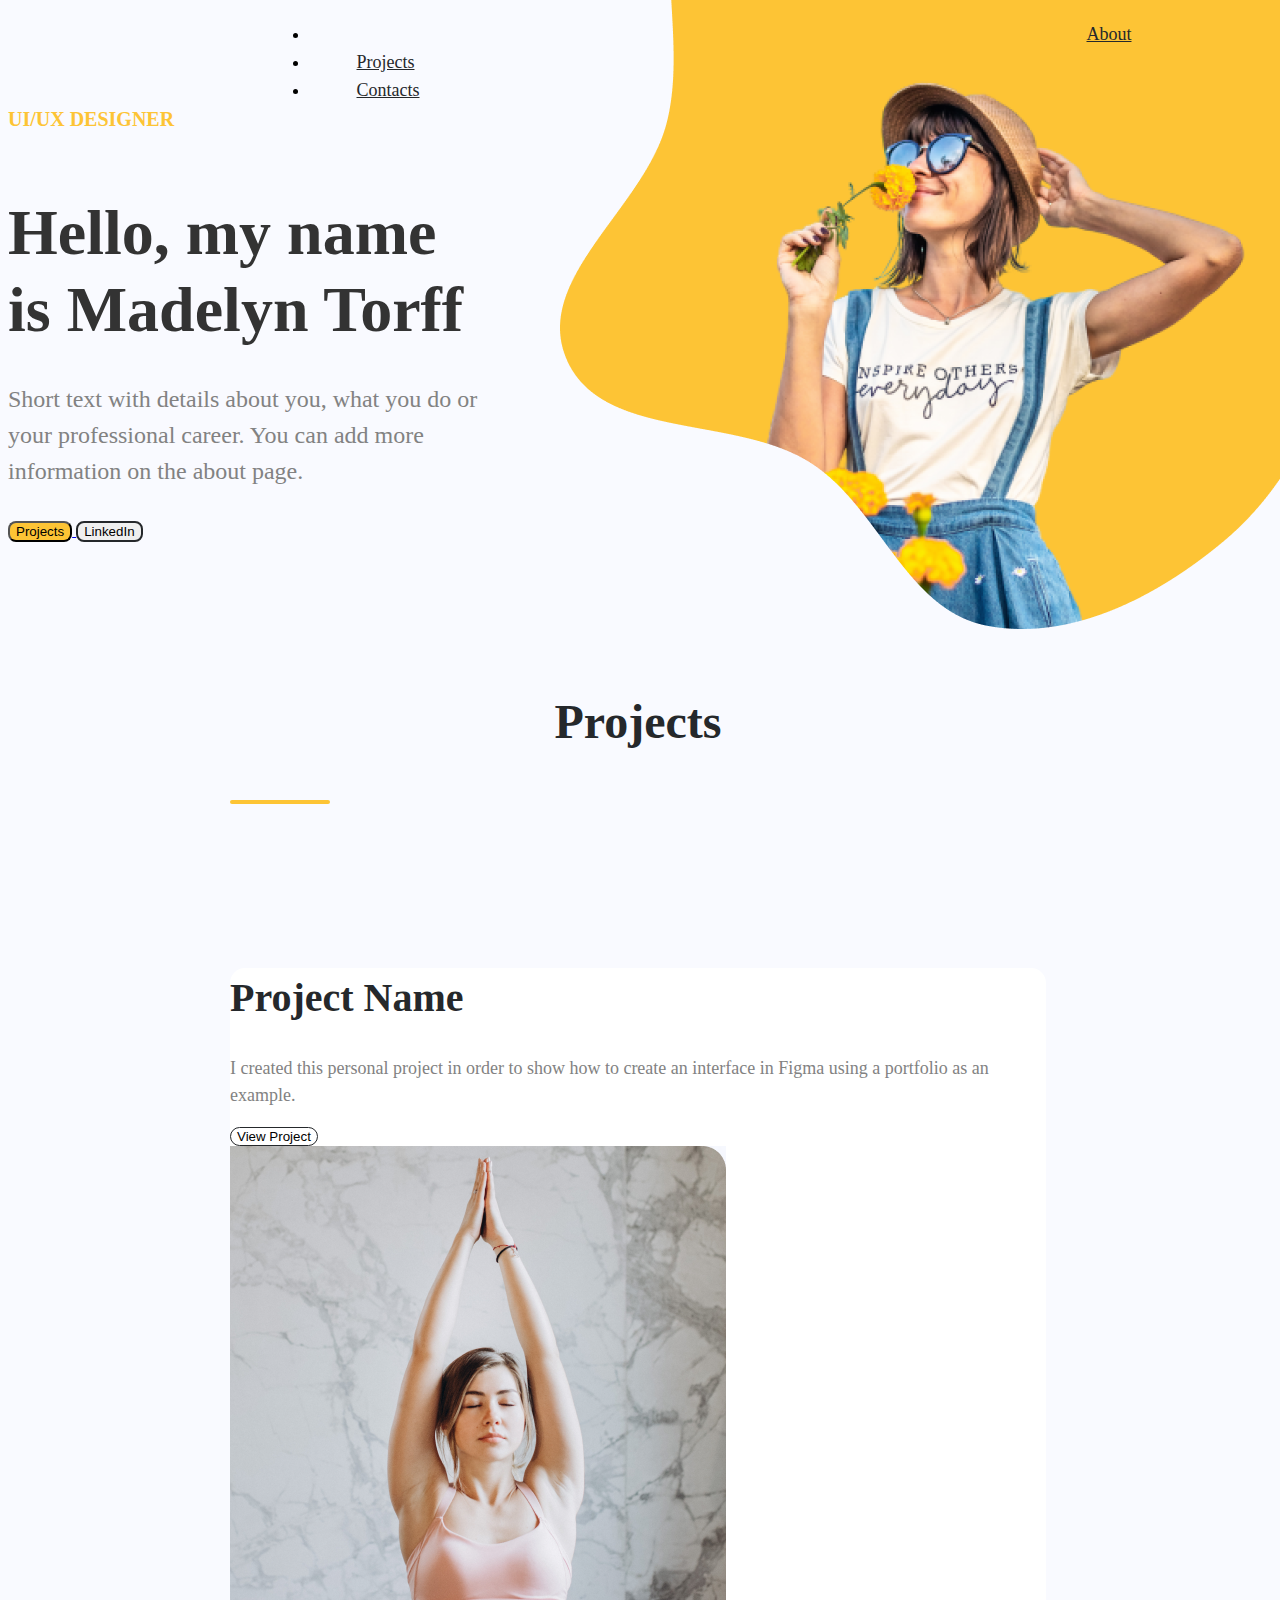
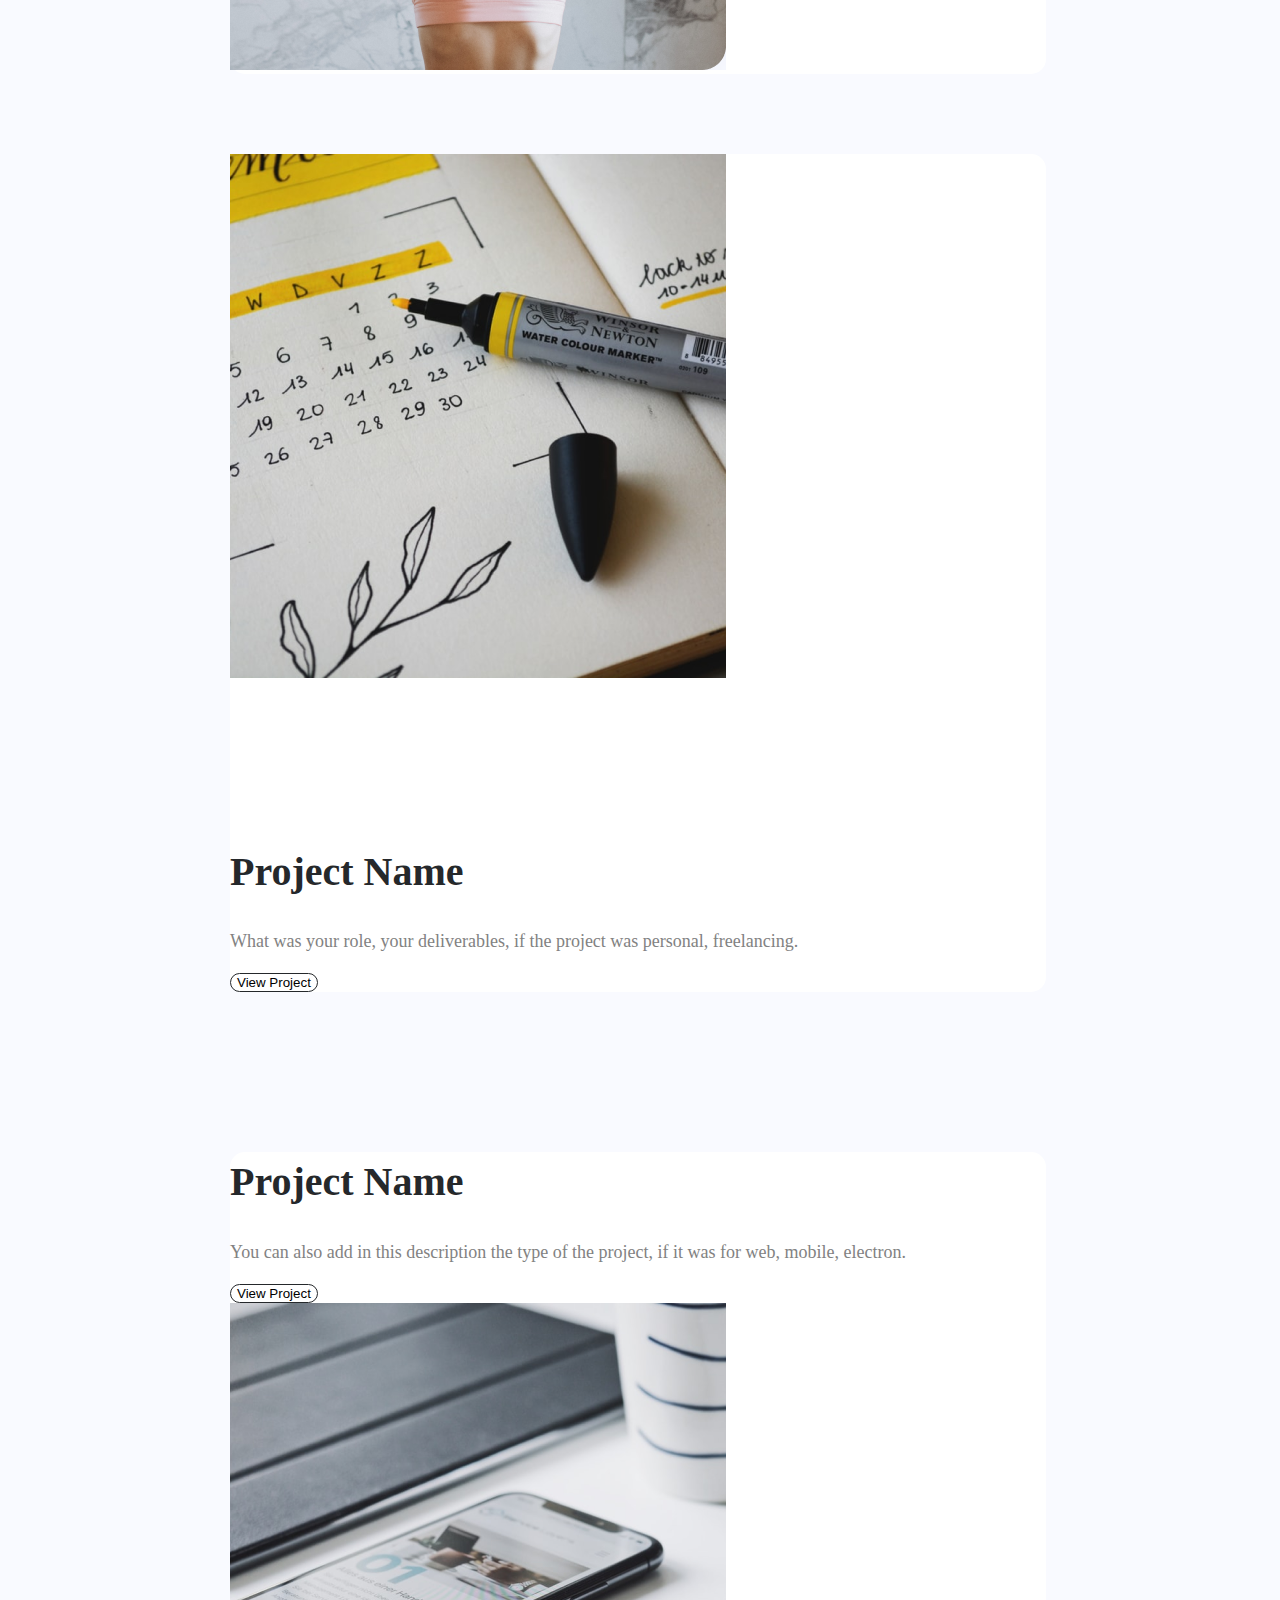
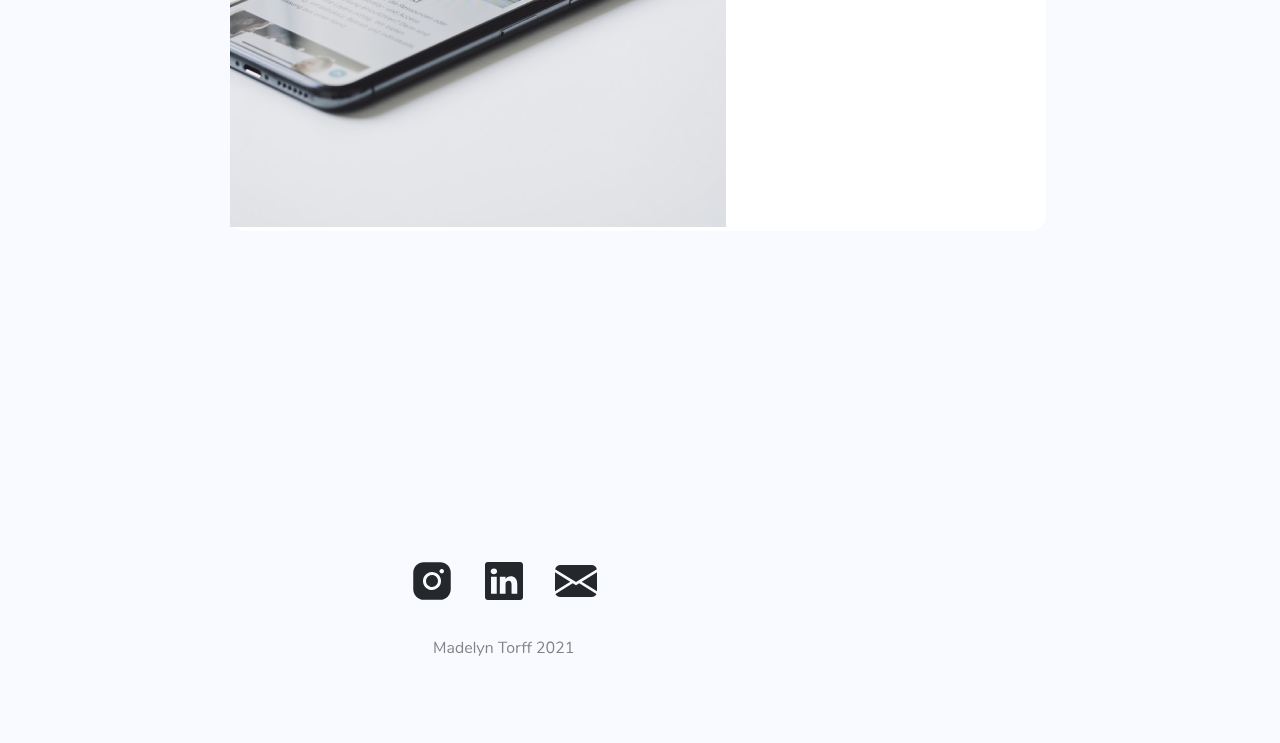
<file: index.html>
<!doctype html>
<html lang="en">

<head>
  <meta charset="utf-8">
  <meta name="viewport" content="width=device-width, initial-scale=1">
  <title>Bootstrap demo</title>
  <link href="https://cdn.jsdelivr.net/npm/bootstrap@5.3.1/dist/css/bootstrap.min.css" rel="stylesheet"
    integrity="sha384-4bw+/aepP/YC94hEpVNVgiZdgIC5+VKNBQNGCHeKRQN+PtmoHDEXuppvnDJzQIu9" crossorigin="anonymous">
  <link rel="stylesheet" href="style.css">
</head>

<body style="background: var(--bg-gray, #F9FAFF);">
  <!--NAVBAR-->
  <main class="container-fluid ">
    <div class="row">
      <nav class="navbar navbar-brand navbar-nav   nav-link navbar-expand-lg ">
        <div class=" container-fluid">
          <a style="  z-index: 1; color: var(--font-high-emphasis, #25282B);

/* body / 18px */
font-family: Raleway;
font-size: 18px;
font-style: normal;
font-weight: 500;
line-height: 28px; /* 155.556% */" class="navbar-brand " href="#">Madelyn Torff</a>
          <button class="navbar-toggler" type="button" data-bs-toggle="collapse" data-bs-target="#navbarNav"
            aria-controls="navbarNav" aria-expanded="false" aria-label="Toggle navigation">
            <span class="navbar-toggler-icon"></span>
          </button>
          <div class="collapse navbar-collapse" id="navbarNav">
            <ul class="navbar-nav">
              <li class="nav-item">
                <a style=" margin-left: 778px;  color: var(--font-high-emphasis, #25282B);

/* body / 18px */
font-family: Raleway;
font-size: 18px;
font-style: normal;
font-weight: 500;
line-height: 28px; /* 155.556% */" class="nav-link active " aria-current="page" href="about.html">About</a>
              </li>
              <li class="nav-item">
                <a style=" margin-left: 48px ;color: var(--font-high-emphasis, #25282B);
 
/* body / 18px */
font-family: Raleway;
font-size: 18px;
font-style: normal;
font-weight: 500;
line-height: 28px; /* 155.556% */" class="nav-link " id="projects-link" href="#projects  ">Projects</a>
              </li>
              <li class="nav-item">
                <a style=" margin-left: 48px;  color: var(--font-high-emphasis, #25282B);

/* body / 18px */
font-family: Raleway;
font-size: 18px;
font-style: normal;
font-weight: 500;
line-height: 28px; /* 155.556% */" class="nav-link " href="#footer-link">Contacts</a>
              </li>

            </ul>
          </div>

        </div>
      </nav>

    </div>
  </main>


  <!--NAVBAR END-->

  <!--HERO-->
  <div class="container">
    <div class="row">
      <col>
      <div style="width: 18rem;">
        <div class="card-body">
          <p style="  margin-bottom: 12px;  width: 486px; color: var(--brand-yellow, #FDC435);
          font-family: Nunito;
          font-size: 20px;
          font-style: normal;
          font-weight: 700;
          line-height: normal;
          text-transform: uppercase;
          z-index: 1;
          " class="card-title">UI/UX Designer</p>






          <p style="  margin-bottom: 32px; width: 486px; color: var(--gray-1, #333);

          /* title/h1 */
          font-family: Playfair Display;
          font-size: 64px;
          font-style: normal;
          font-weight: 700;
          line-height: 120%; /* 76.8px */" class="card-subtitle mb-2 text-body-secondary">Hello, my name is Madelyn
            Torff</p>
          <p style="  margin-bottom: 32px; width: 486px; color: var(--gray-3, #828282);

          /* body/24px */
          font-family: Nunito;
          font-size: 24px;
          font-style: normal;
          font-weight: 400;
          line-height: 36px; /* 150% */" class="card-text">Short text with details about you, what you do or your
            professional career. You can add
            more information on the about page.</p>

          <a href="index.html#projects"><button style="border-radius: 8px  ;
          background: var(--brand-yellow, #FDC435);  ">Projects </button> </a>
          <button style="border-radius: 8px;
          border: 2px solid var(--bg-line, #25282B);">LinkedIn</button>
        </div>
      </div>



    </div>

    <div class="col-6">


      <img style="width: 720px;
      height: 629px;
      flex-shrink: 0; position: absolute; top: 0; right: 0; width: 720px; height: 629px; z-index: -1;
      " src="public/images/image.png" alt="">

    </div>
  </div>
  </div>






  <!--HERO END-->


  <!--projects-->


  <div id="projects" style="  margin-left: 222px; margin-right: 226px;  margin-top: 144px; margin-bottom: 326px;">
    <div class="text-center">
      <h1 style="color: var(--font-high-emphasis, #25282B);
text-align: center;

/* title / h2 */
font-family: Playfair Display;
font-size: 48px;
font-style: normal;
font-weight: 700;
line-height: 72px; /* 150% */">Projects</h1>
      <svg width="100" height="4" viewBox="0 0 100 4" fill="none" xmlns="http://www.w3.org/2000/svg">
        <rect width="100" height="4" rx="2" fill="#FDC435" />
      </svg>
      <!--1-->
      <div style=" background: var(--bg-white, #FFF); margin-top: 80px; border-radius: 15px ; align-items: center; ">
        <div class="row">
          <div class="col-6">

            <h1 style="   margin-top: 160px; color: var(--font-high-emphasis, #25282B);
        font-family: Playfair Display;
        font-size: 40px;
        font-style: normal;
        font-weight: 700;
        line-height: 150%; /* 60px */">Project Name</h1>
            <p color: var(--font-medium-emphasis, #828282); font-family: Nunito; font-size: 18px; font-style: normal;
              font-weight: 400; line-height: 150%; style="color: var(--font-medium-emphasis, #828282);
              font-family: Nunito;
              font-size: 18px;
              font-style: normal;
              font-weight: 400;
              line-height: 150%; /* 27px */">I created this personal project in order to show how to create
              an interface in Figma using a portfolio as an example.</p>
            <button style=" background: var(--bg-white, #FFF); border-radius: 24px;
            border: 1px solid var(--font-high-emphasis, #25282B);">View Project</button>
          </div>
          <div class="col-6">
            <img src="public/images/pexels-elly-fairytale-38232071.png" alt="">
          </div>
        </div>
      </div>
      <!--1 END -->
      <!-- 2 -->

      <div style=" background: var(--bg-white, #FFF); margin-top: 80px; border-radius: 15px;">
        <div class="row">
          <div class="col-6">
            <img src="public/images/rectangle-7.png" alt="">
          </div>
          <div class="col-6">
            <h1 style="   margin-top: 160px; color: var(--font-high-emphasis, #25282B);
        font-family: Playfair Display;
        font-size: 40px;
        font-style: normal;
        font-weight: 700;
        line-height: 150%; /* 60px */">Project Name</h1>
            <p color: var(--font-medium-emphasis, #828282); font-family: Nunito; font-size: 18px; font-style: normal;
              font-weight: 400; line-height: 150%; style="color: var(--font-medium-emphasis, #828282);
              font-family: Nunito;
              font-size: 18px;
              font-style: normal;
              font-weight: 400;
              line-height: 150%; /* 27px */">What was your role, your deliverables, if the project was
              personal,
              freelancing.</p>
            <button style=" background: var(--bg-white, #FFF); border-radius: 24px;
              border: 1px solid var(--font-high-emphasis, #25282B);">View Project</button>
          </div>
        </div>
      </div>


      <!-- 2 END -->
      <!-- 3 -->
      <div style=" background: var(--bg-white, #FFF); margin-top: 80px; border-radius: 15px;">
        <div class="row">
          <div class="col-6">
            <h1 style="   margin-top: 160px; color: var(--font-high-emphasis, #25282B);
        font-family: Playfair Display;
        font-size: 40px;
        font-style: normal;
        font-weight: 700;
        line-height: 150%; /* 60px */">Project Name</h1>
            <p color: var(--font-medium-emphasis, #828282); font-family: Nunito; font-size: 18px; font-style: normal;
              font-weight: 400; line-height: 150%; style="color: var(--font-medium-emphasis, #828282);
              font-family: Nunito;
              font-size: 18px;
              font-style: normal;
              font-weight: 400;
              line-height: 150%; /* 27px */">You can also add in this description the type of the project, if it
              was
              for web, mobile, electron.</p>
            <button style=" background: var(--bg-white, #FFF); border-radius: 24px;
              border: 1px solid var(--font-high-emphasis, #25282B);">View Project</button>
          </div>
          <div class="col-6">
            <img src="public/images/rectangle-8.png" alt="">
          </div>
        </div>
      </div>
    </div>
  </div>
  <!-- 3 END -->

  <!--CARD END-->

  <!--FOOTER-->
  <div id="footer-link" style=" margin-left: 400px;  margin-top: 144px; margin-bottom: 80px;">
    <svg width="192" height="102" viewBox="0 0 192 102" fill="none" xmlns="http://www.w3.org/2000/svg">
      <path
        d="M30 24C30 25.1867 29.6481 26.3467 28.9888 27.3334C28.3295 28.3201 27.3925 29.0892 26.2961 29.5433C25.1997 29.9974 23.9933 30.1162 22.8295 29.8847C21.6656 29.6532 20.5965 29.0818 19.7574 28.2426C18.9182 27.4035 18.3468 26.3344 18.1153 25.1705C17.8838 24.0067 18.0026 22.8003 18.4567 21.7039C18.9108 20.6075 19.6799 19.6705 20.6666 19.0112C21.6533 18.3519 22.8133 18 24 18C25.5907 18.0018 27.1158 18.6346 28.2406 19.7594C29.3654 20.8842 29.9982 22.4093 30 24ZM42.75 15.75V32.25C42.7468 35.0338 41.6396 37.7027 39.6711 39.6711C37.7027 41.6396 35.0338 42.7468 32.25 42.75H15.75C12.9662 42.7468 10.2973 41.6396 8.32889 39.6711C6.36044 37.7027 5.25318 35.0338 5.25 32.25V15.75C5.25318 12.9662 6.36044 10.2973 8.32889 8.32889C10.2973 6.36044 12.9662 5.25318 15.75 5.25H32.25C35.0338 5.25318 37.7027 6.36044 39.6711 8.32889C41.6396 10.2973 42.7468 12.9662 42.75 15.75ZM33 24C33 22.22 32.4722 20.4799 31.4832 18.9999C30.4943 17.5198 29.0887 16.3663 27.4442 15.6851C25.7996 15.0039 23.99 14.8257 22.2442 15.1729C20.4984 15.5202 18.8947 16.3774 17.636 17.636C16.3774 18.8947 15.5202 20.4984 15.1729 22.2442C14.8257 23.99 15.0039 25.7996 15.6851 27.4442C16.3663 29.0887 17.5198 30.4943 18.9999 31.4832C20.4799 32.4722 22.22 33 24 33C26.3861 32.9973 28.6738 32.0482 30.361 30.361C32.0482 28.6738 32.9973 26.3861 33 24ZM36 14.25C36 13.805 35.868 13.37 35.6208 13C35.3736 12.63 35.0222 12.3416 34.611 12.1713C34.1999 12.001 33.7475 11.9564 33.311 12.0432C32.8746 12.13 32.4737 12.3443 32.159 12.659C31.8443 12.9737 31.63 13.3746 31.5432 13.811C31.4564 14.2475 31.501 14.6999 31.6713 15.111C31.8416 15.5222 32.13 15.8736 32.5 16.1208C32.87 16.368 33.305 16.5 33.75 16.5C34.3467 16.5 34.919 16.2629 35.341 15.841C35.7629 15.419 36 14.8467 36 14.25Z"
        fill="#25282B" />
      <path
        d="M77 7.72175C77 6.21837 78.2492 5 79.7906 5H112.209C113.751 5 115 6.21837 115 7.72175V40.2783C115 41.7816 113.751 43 112.209 43H79.7906C78.2492 43 77 41.7816 77 40.2783V7.72175ZM88.7396 36.8108V19.6514H83.0373V36.8108H88.7396ZM85.8896 17.3073C87.8775 17.3073 89.1149 15.9915 89.1149 14.3433C89.0792 12.6594 87.8799 11.3793 85.9276 11.3793C83.9754 11.3793 82.7 12.6617 82.7 14.3433C82.7 15.9915 83.9374 17.3073 85.8516 17.3073H85.8896ZM97.5461 36.8108V27.2276C97.5461 26.7146 97.5841 26.2016 97.7361 25.8359C98.147 24.8123 99.0851 23.7506 100.662 23.7506C102.726 23.7506 103.55 25.3229 103.55 27.6314V36.8108H109.252V26.9688C109.252 21.6962 106.441 19.2453 102.688 19.2453C99.6623 19.2453 98.3061 20.9078 97.5461 22.0786V22.138H97.5081C97.5207 22.1182 97.5334 22.0984 97.5461 22.0786V19.6514H91.8461C91.9174 21.2616 91.8461 36.8108 91.8461 36.8108H97.5461Z"
        fill="#25282B" />
      <path fill-rule="evenodd" clip-rule="evenodd"
        d="M147.131 12.1467C147.396 10.9686 148.046 9.91683 148.976 9.16349C149.906 8.41014 151.061 7.99992 152.25 8H183.75C184.939 7.99992 186.094 8.41014 187.024 9.16349C187.954 9.91683 188.604 10.9686 188.869 12.1467L168 25.104L147.131 12.1467ZM147 15.192V34.136L162.233 24.648L147 15.192ZM164.748 26.2133L147.501 36.952C147.927 37.8648 148.6 38.6358 149.441 39.1754C150.281 39.715 151.256 40.001 152.25 40H183.75C184.744 40.0002 185.718 39.7136 186.558 39.1736C187.399 38.6335 188.07 37.8622 188.496 36.9493L171.25 26.2107L168 28.2293L164.748 26.2107V26.2133ZM173.767 24.6507L189 34.136V15.192L173.767 24.648V24.6507Z"
        fill="#25282B" />
      <path
        d="M36.408 84.64C36.6107 84.64 36.7653 84.704 36.872 84.832C36.9893 84.9493 37.048 85.1093 37.048 85.312V95.44C37.048 95.632 36.9947 95.7867 36.888 95.904C36.7813 96.0213 36.632 96.08 36.44 96.08C36.248 96.08 36.104 96.0213 36.008 95.904C35.912 95.7867 35.864 95.632 35.864 95.44V87.264L32.392 93.92C32.2427 94.2293 32.024 94.384 31.736 94.384C31.4587 94.384 31.24 94.2293 31.08 93.92L27.592 87.344V95.44C27.592 95.632 27.5387 95.7867 27.432 95.904C27.336 96.0213 27.192 96.08 27 96.08C26.808 96.08 26.6587 96.0213 26.552 95.904C26.4453 95.7867 26.392 95.632 26.392 95.44V85.312C26.392 85.1093 26.4507 84.9493 26.568 84.832C26.6853 84.704 26.8453 84.64 27.048 84.64C27.3147 84.64 27.528 84.7947 27.688 85.104L31.752 92.896L35.768 85.104C35.8533 84.9333 35.944 84.816 36.04 84.752C36.1467 84.6773 36.2693 84.64 36.408 84.64ZM42.8371 88.016C44.7891 88.016 45.7651 89.04 45.7651 91.088V95.44C45.7651 95.632 45.7065 95.7867 45.5891 95.904C45.4825 96.0213 45.3331 96.08 45.1411 96.08C44.9491 96.08 44.7945 96.0213 44.6771 95.904C44.5598 95.7867 44.5011 95.632 44.5011 95.44V94.672C44.2985 95.1307 43.9891 95.488 43.5731 95.744C43.1571 95.9893 42.6771 96.112 42.1331 96.112C41.6318 96.112 41.1678 96.0107 40.7411 95.808C40.3251 95.6053 39.9945 95.3227 39.7491 94.96C39.5038 94.5973 39.3811 94.1973 39.3811 93.76C39.3811 93.1733 39.5305 92.72 39.8291 92.4C40.1278 92.0693 40.6185 91.8347 41.3011 91.696C41.9838 91.5467 42.9331 91.472 44.1491 91.472H44.5011V90.944C44.5011 90.304 44.3678 89.8347 44.1011 89.536C43.8451 89.2373 43.4238 89.088 42.8371 89.088C42.1118 89.088 41.3758 89.2853 40.6291 89.68C40.3411 89.8613 40.1385 89.952 40.0211 89.952C39.8931 89.952 39.7865 89.904 39.7011 89.808C39.6158 89.712 39.5731 89.5893 39.5731 89.44C39.5731 89.2907 39.6158 89.1627 39.7011 89.056C39.7971 88.9387 39.9465 88.8213 40.1491 88.704C40.5225 88.4907 40.9438 88.3253 41.4131 88.208C41.8931 88.08 42.3678 88.016 42.8371 88.016ZM42.3091 95.088C42.9491 95.088 43.4718 94.8747 43.8771 94.448C44.2931 94.0107 44.5011 93.4507 44.5011 92.768V92.304H44.2131C43.2745 92.304 42.5598 92.3467 42.0691 92.432C41.5785 92.5067 41.2265 92.64 41.0131 92.832C40.8105 93.0133 40.7091 93.2853 40.7091 93.648C40.7091 94.064 40.8585 94.4107 41.1571 94.688C41.4665 94.9547 41.8505 95.088 42.3091 95.088ZM54.3935 84.64C54.5962 84.64 54.7562 84.6987 54.8735 84.816C54.9908 84.9333 55.0495 85.0827 55.0495 85.264V95.44C55.0495 95.632 54.9908 95.7867 54.8735 95.904C54.7562 96.0213 54.5962 96.08 54.3935 96.08C54.1908 96.08 54.0308 96.0213 53.9135 95.904C53.8068 95.7867 53.7535 95.632 53.7535 95.44V94.576C53.5188 95.0667 53.1722 95.4453 52.7135 95.712C52.2655 95.9787 51.7375 96.112 51.1295 96.112C50.4468 96.112 49.8442 95.9413 49.3215 95.6C48.7988 95.2587 48.3935 94.784 48.1055 94.176C47.8175 93.5573 47.6735 92.8427 47.6735 92.032C47.6735 91.232 47.8175 90.528 48.1055 89.92C48.3935 89.312 48.7988 88.8427 49.3215 88.512C49.8442 88.1813 50.4468 88.016 51.1295 88.016C51.7375 88.016 52.2655 88.1493 52.7135 88.416C53.1722 88.6827 53.5188 89.0613 53.7535 89.552V85.264C53.7535 85.072 53.8068 84.9227 53.9135 84.816C54.0308 84.6987 54.1908 84.64 54.3935 84.64ZM51.3855 95.04C52.1428 95.04 52.7242 94.784 53.1295 94.272C53.5455 93.7493 53.7535 93.0133 53.7535 92.064C53.7535 91.1147 53.5455 90.384 53.1295 89.872C52.7242 89.36 52.1428 89.104 51.3855 89.104C50.6282 89.104 50.0362 89.36 49.6095 89.872C49.1935 90.384 48.9855 91.104 48.9855 92.032C48.9855 92.9813 49.1935 93.7227 49.6095 94.256C50.0362 94.7787 50.6282 95.04 51.3855 95.04ZM63.482 94.192C63.5993 94.192 63.7007 94.24 63.786 94.336C63.8713 94.432 63.914 94.5547 63.914 94.704C63.914 94.9707 63.7273 95.216 63.354 95.44C62.97 95.664 62.5647 95.8347 62.138 95.952C61.7113 96.0587 61.2953 96.112 60.89 96.112C59.6847 96.112 58.73 95.7547 58.026 95.04C57.3327 94.3253 56.986 93.3387 56.986 92.08C56.986 91.28 57.1407 90.576 57.45 89.968C57.7593 89.3493 58.1913 88.8693 58.746 88.528C59.3113 88.1867 59.9513 88.016 60.666 88.016C61.6793 88.016 62.4847 88.3467 63.082 89.008C63.6793 89.6693 63.978 90.5653 63.978 91.696C63.978 91.9093 63.9353 92.064 63.85 92.16C63.7647 92.256 63.626 92.304 63.434 92.304H58.282C58.378 94.1387 59.2473 95.056 60.89 95.056C61.306 95.056 61.6633 95.0027 61.962 94.896C62.2607 94.7787 62.5807 94.624 62.922 94.432C63.1993 94.272 63.386 94.192 63.482 94.192ZM60.682 89.024C59.9993 89.024 59.45 89.2373 59.034 89.664C58.6287 90.0907 58.3887 90.6933 58.314 91.472H62.842C62.8207 90.6827 62.6233 90.08 62.25 89.664C61.8767 89.2373 61.354 89.024 60.682 89.024ZM66.5435 96.08C66.3515 96.08 66.1915 96.0267 66.0635 95.92C65.9462 95.8027 65.8875 95.6427 65.8875 95.44V85.28C65.8875 85.0773 65.9462 84.9227 66.0635 84.816C66.1915 84.6987 66.3515 84.64 66.5435 84.64C66.7248 84.64 66.8742 84.6987 66.9915 84.816C67.1195 84.9227 67.1835 85.0773 67.1835 85.28V95.44C67.1835 95.6427 67.1195 95.8027 66.9915 95.92C66.8742 96.0267 66.7248 96.08 66.5435 96.08ZM75.2223 88.448C75.3396 88.192 75.5263 88.064 75.7823 88.064C75.9423 88.064 76.0863 88.1173 76.2143 88.224C76.3423 88.3307 76.4062 88.464 76.4062 88.624C76.4062 88.72 76.3849 88.8053 76.3423 88.88L71.8463 98.576C71.7929 98.6933 71.7129 98.784 71.6063 98.848C71.5103 98.912 71.4089 98.944 71.3023 98.944C71.1423 98.944 70.9983 98.8907 70.8703 98.784C70.7529 98.688 70.6943 98.56 70.6943 98.4C70.6943 98.3147 70.7156 98.2293 70.7582 98.144L71.8783 95.728L68.7103 88.88C68.6676 88.8053 68.6463 88.7253 68.6463 88.64C68.6463 88.48 68.7156 88.3413 68.8543 88.224C69.0036 88.1067 69.1636 88.048 69.3343 88.048C69.4409 88.048 69.5423 88.08 69.6383 88.144C69.7449 88.208 69.8249 88.2987 69.8783 88.416L72.5503 94.416L75.2223 88.448ZM81.745 88.016C83.6117 88.016 84.545 89.0453 84.545 91.104V95.44C84.545 95.6427 84.4863 95.8027 84.369 95.92C84.2623 96.0267 84.1077 96.08 83.905 96.08C83.7023 96.08 83.5423 96.0267 83.425 95.92C83.3077 95.8027 83.249 95.6427 83.249 95.44V91.184C83.249 90.4587 83.105 89.9307 82.817 89.6C82.5397 89.2693 82.0917 89.104 81.473 89.104C80.7583 89.104 80.1877 89.3227 79.761 89.76C79.3343 90.1973 79.121 90.7893 79.121 91.536V95.44C79.121 95.6427 79.0623 95.8027 78.945 95.92C78.8383 96.0267 78.6837 96.08 78.481 96.08C78.2783 96.08 78.1183 96.0267 78.001 95.92C77.8837 95.8027 77.825 95.6427 77.825 95.44V88.688C77.825 88.496 77.8837 88.3413 78.001 88.224C78.1183 88.1067 78.2783 88.048 78.481 88.048C78.673 88.048 78.8223 88.1067 78.929 88.224C79.0463 88.3413 79.105 88.4907 79.105 88.672V89.488C79.361 89.008 79.7183 88.6453 80.177 88.4C80.6357 88.144 81.1583 88.016 81.745 88.016ZM94.6278 96.08C94.4251 96.08 94.2598 96.0213 94.1318 95.904C94.0144 95.776 93.9557 95.6107 93.9557 95.408V85.84H90.5158C90.3238 85.84 90.1744 85.792 90.0678 85.696C89.9611 85.6 89.9078 85.4613 89.9078 85.28C89.9078 85.0987 89.9611 84.96 90.0678 84.864C90.1744 84.768 90.3238 84.72 90.5158 84.72H98.7238C98.9158 84.72 99.0651 84.768 99.1718 84.864C99.2784 84.96 99.3318 85.0987 99.3318 85.28C99.3318 85.4613 99.2784 85.6 99.1718 85.696C99.0651 85.792 98.9158 85.84 98.7238 85.84H95.2838V95.408C95.2838 95.6107 95.2251 95.776 95.1078 95.904C94.9904 96.0213 94.8304 96.08 94.6278 96.08ZM102.62 96.112C101.884 96.112 101.233 95.9467 100.668 95.616C100.113 95.2853 99.6808 94.816 99.3715 94.208C99.0728 93.5893 98.9235 92.8747 98.9235 92.064C98.9235 91.2533 99.0728 90.544 99.3715 89.936C99.6808 89.3173 100.113 88.8427 100.668 88.512C101.233 88.1813 101.884 88.016 102.62 88.016C103.356 88.016 104.006 88.1813 104.572 88.512C105.137 88.8427 105.569 89.3173 105.868 89.936C106.177 90.544 106.332 91.2533 106.332 92.064C106.332 92.8747 106.177 93.5893 105.868 94.208C105.569 94.816 105.137 95.2853 104.572 95.616C104.006 95.9467 103.356 96.112 102.62 96.112ZM102.62 95.04C103.388 95.04 103.974 94.7893 104.38 94.288C104.796 93.776 105.004 93.0347 105.004 92.064C105.004 91.1147 104.796 90.384 104.38 89.872C103.964 89.3493 103.377 89.088 102.62 89.088C101.862 89.088 101.276 89.3493 100.86 89.872C100.444 90.384 100.236 91.1147 100.236 92.064C100.236 93.024 100.438 93.76 100.844 94.272C101.26 94.784 101.852 95.04 102.62 95.04ZM112.119 88.048C112.567 88.016 112.791 88.1973 112.791 88.592C112.791 88.7627 112.743 88.9013 112.647 89.008C112.551 89.104 112.385 89.1627 112.151 89.184L111.671 89.232C110.956 89.296 110.423 89.552 110.071 90C109.729 90.4373 109.559 90.9547 109.559 91.552V95.44C109.559 95.6533 109.5 95.8133 109.383 95.92C109.265 96.0267 109.111 96.08 108.919 96.08C108.727 96.08 108.567 96.0267 108.439 95.92C108.321 95.8027 108.263 95.6427 108.263 95.44V88.688C108.263 88.4853 108.327 88.3307 108.455 88.224C108.583 88.1067 108.737 88.048 108.919 88.048C109.089 88.048 109.233 88.1067 109.351 88.224C109.468 88.3307 109.527 88.48 109.527 88.672V89.568C109.751 89.0987 110.065 88.7413 110.471 88.496C110.887 88.2507 111.361 88.1067 111.895 88.064L112.119 88.048ZM117.968 85.744C117.403 85.7867 116.976 85.968 116.688 86.288C116.4 86.5973 116.256 87.0667 116.256 87.696V88.208H118.032C118.213 88.208 118.352 88.256 118.448 88.352C118.544 88.448 118.592 88.576 118.592 88.736C118.592 88.896 118.544 89.0187 118.448 89.104C118.352 89.1893 118.213 89.232 118.032 89.232H116.256V95.44C116.256 95.6427 116.192 95.8027 116.064 95.92C115.947 96.0267 115.797 96.08 115.616 96.08C115.424 96.08 115.264 96.0267 115.136 95.92C115.019 95.8027 114.96 95.6427 114.96 95.44V89.232H113.888C113.707 89.232 113.563 89.1893 113.456 89.104C113.36 89.008 113.312 88.8853 113.312 88.736C113.312 88.576 113.36 88.448 113.456 88.352C113.563 88.256 113.707 88.208 113.888 88.208H114.96V87.92C114.96 86.96 115.2 86.208 115.68 85.664C116.16 85.1093 116.848 84.8 117.744 84.736L118.16 84.704C118.437 84.6827 118.635 84.7093 118.752 84.784C118.88 84.8587 118.944 84.992 118.944 85.184C118.944 85.4933 118.757 85.6693 118.384 85.712L117.968 85.744ZM123.218 85.744C122.653 85.7867 122.226 85.968 121.938 86.288C121.65 86.5973 121.506 87.0667 121.506 87.696V88.208H123.282C123.463 88.208 123.602 88.256 123.698 88.352C123.794 88.448 123.842 88.576 123.842 88.736C123.842 88.896 123.794 89.0187 123.698 89.104C123.602 89.1893 123.463 89.232 123.282 89.232H121.506V95.44C121.506 95.6427 121.442 95.8027 121.314 95.92C121.197 96.0267 121.047 96.08 120.866 96.08C120.674 96.08 120.514 96.0267 120.386 95.92C120.269 95.8027 120.21 95.6427 120.21 95.44V89.232H119.138C118.957 89.232 118.813 89.1893 118.706 89.104C118.61 89.008 118.562 88.8853 118.562 88.736C118.562 88.576 118.61 88.448 118.706 88.352C118.813 88.256 118.957 88.208 119.138 88.208H120.21V87.92C120.21 86.96 120.45 86.208 120.93 85.664C121.41 85.1093 122.098 84.8 122.994 84.736L123.41 84.704C123.687 84.6827 123.885 84.7093 124.002 84.784C124.13 84.8587 124.194 84.992 124.194 85.184C124.194 85.4933 124.007 85.6693 123.634 85.712L123.218 85.744ZM136.081 94.896C136.273 94.896 136.422 94.944 136.529 95.04C136.636 95.136 136.689 95.2693 136.689 95.44C136.689 95.8133 136.486 96 136.081 96H129.809C129.628 96 129.478 95.9467 129.361 95.84C129.244 95.7227 129.185 95.584 129.185 95.424C129.185 95.2213 129.26 95.0453 129.409 94.896L133.265 90.656C133.798 90.0587 134.182 89.5253 134.417 89.056C134.662 88.576 134.785 88.096 134.785 87.616C134.785 86.9973 134.604 86.5227 134.241 86.192C133.889 85.8613 133.388 85.696 132.737 85.696C132.225 85.696 131.734 85.792 131.265 85.984C130.796 86.1653 130.326 86.448 129.857 86.832C129.697 86.96 129.548 87.024 129.409 87.024C129.292 87.024 129.19 86.9707 129.105 86.864C129.02 86.7467 128.977 86.608 128.977 86.448C128.977 86.224 129.062 86.0427 129.233 85.904C129.67 85.4987 130.204 85.1787 130.833 84.944C131.462 84.7093 132.108 84.592 132.769 84.592C133.782 84.592 134.588 84.8587 135.185 85.392C135.793 85.9253 136.097 86.6453 136.097 87.552C136.097 88.2027 135.948 88.8267 135.649 89.424C135.361 90.0213 134.881 90.688 134.209 91.424L131.009 94.896H136.081ZM142.347 96.128C141.056 96.128 140.075 95.6373 139.403 94.656C138.731 93.6747 138.395 92.2453 138.395 90.368C138.395 88.48 138.731 87.0453 139.403 86.064C140.075 85.0827 141.056 84.592 142.347 84.592C143.638 84.592 144.619 85.0827 145.291 86.064C145.963 87.0347 146.299 88.464 146.299 90.352C146.299 92.24 145.963 93.6747 145.291 94.656C144.619 95.6373 143.638 96.128 142.347 96.128ZM142.347 95.024C143.243 95.024 143.904 94.6453 144.331 93.888C144.758 93.1307 144.971 91.952 144.971 90.352C144.971 88.7413 144.758 87.5627 144.331 86.816C143.915 86.0693 143.254 85.696 142.347 85.696C141.451 85.696 140.79 86.0747 140.363 86.832C139.936 87.5787 139.723 88.752 139.723 90.352C139.723 91.952 139.936 93.1307 140.363 93.888C140.79 94.6453 141.451 95.024 142.347 95.024ZM155.269 94.896C155.461 94.896 155.61 94.944 155.717 95.04C155.823 95.136 155.877 95.2693 155.877 95.44C155.877 95.8133 155.674 96 155.269 96H148.997C148.815 96 148.666 95.9467 148.549 95.84C148.431 95.7227 148.373 95.584 148.373 95.424C148.373 95.2213 148.447 95.0453 148.597 94.896L152.453 90.656C152.986 90.0587 153.37 89.5253 153.605 89.056C153.85 88.576 153.973 88.096 153.973 87.616C153.973 86.9973 153.791 86.5227 153.429 86.192C153.077 85.8613 152.575 85.696 151.925 85.696C151.413 85.696 150.922 85.792 150.453 85.984C149.983 86.1653 149.514 86.448 149.045 86.832C148.885 86.96 148.735 87.024 148.597 87.024C148.479 87.024 148.378 86.9707 148.293 86.864C148.207 86.7467 148.165 86.608 148.165 86.448C148.165 86.224 148.25 86.0427 148.421 85.904C148.858 85.4987 149.391 85.1787 150.021 84.944C150.65 84.7093 151.295 84.592 151.957 84.592C152.97 84.592 153.775 84.8587 154.373 85.392C154.981 85.9253 155.285 86.6453 155.285 87.552C155.285 88.2027 155.135 88.8267 154.837 89.424C154.549 90.0213 154.069 90.688 153.397 91.424L150.197 94.896H155.269ZM164.606 94.896C164.798 94.896 164.948 94.944 165.054 95.04C165.161 95.136 165.214 95.2693 165.214 95.44C165.214 95.6213 165.161 95.76 165.054 95.856C164.958 95.952 164.809 96 164.606 96H159.31C159.108 96 158.953 95.952 158.846 95.856C158.75 95.76 158.702 95.6213 158.702 95.44C158.702 95.2693 158.756 95.136 158.862 95.04C158.969 94.944 159.118 94.896 159.31 94.896H161.294V86.32L159.55 87.456C159.465 87.5093 159.38 87.536 159.294 87.536C159.145 87.536 159.012 87.4667 158.894 87.328C158.788 87.1893 158.734 87.04 158.734 86.88C158.734 86.656 158.82 86.496 158.99 86.4L161.422 84.816C161.604 84.6987 161.79 84.64 161.982 84.64C162.164 84.64 162.313 84.6987 162.43 84.816C162.548 84.9333 162.606 85.0987 162.606 85.312V94.896H164.606Z"
        fill="#828282" />
    </svg>
  </div>
  </div>
  <!--FOOTER END-->




  <script src="https://cdn.jsdelivr.net/npm/bootstrap@5.3.1/dist/js/bootstrap.bundle.min.js"
    integrity="sha384-HwwvtgBNo3bZJJLYd8oVXjrBZt8cqVSpeBNS5n7C8IVInixGAoxmnlMuBnhbgrkm"
    crossorigin="anonymous"></script>
</body>

</html>
</file>
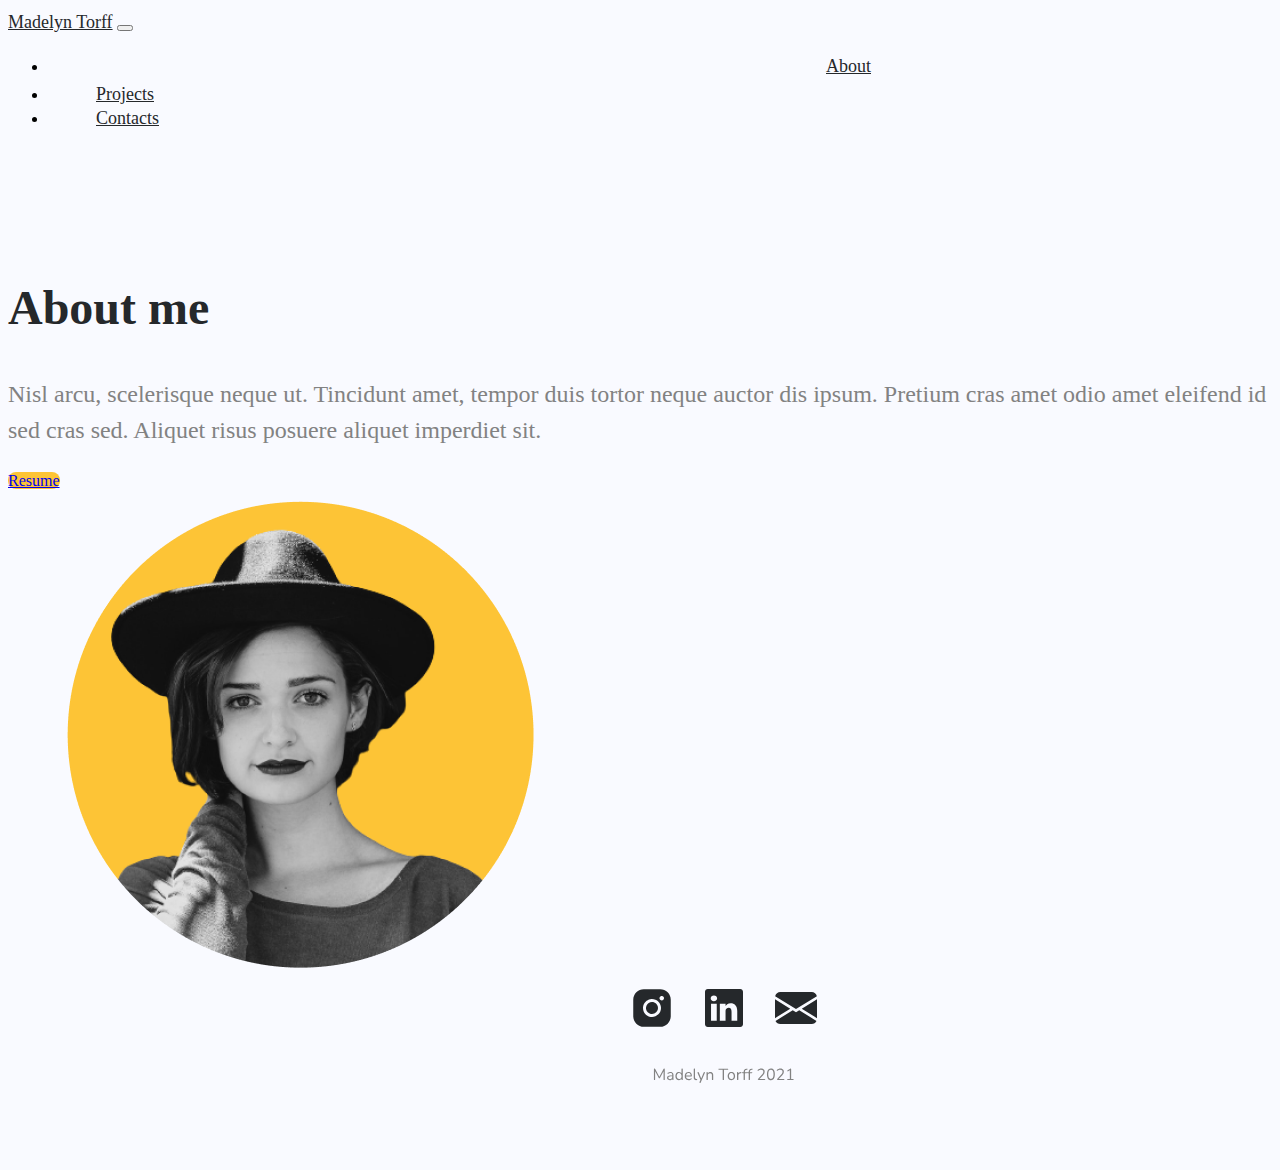
<file: about.html>
<!doctype html>
<html lang="en">

<head>
    <meta charset="utf-8">
    <meta name="viewport" content="width=device-width, initial-scale=1">
    <title>Bootstrap demo</title>
    <link href="https://cdn.jsdelivr.net/npm/bootstrap@5.3.1/dist/css/bootstrap.min.css" rel="stylesheet"
        integrity="sha384-4bw+/aepP/YC94hEpVNVgiZdgIC5+VKNBQNGCHeKRQN+PtmoHDEXuppvnDJzQIu9" crossorigin="anonymous">
</head>

<body style="background: var(--bg-gray, #F9FAFF);"></body>

<!--NAVBAR-->
<main class="container-fluid ">
    <div class="row">
        <nav class="navbar navbar-brand navbar-nav   nav-link navbar-expand-lg ">
            <div class=" container-fluid">
                <a style="  z-index: 1; color: var(--font-high-emphasis, #25282B);

/* body / 18px */
font-family: Raleway;
font-size: 18px;
font-style: normal;
font-weight: 500;
line-height: 28px; /* 155.556% */" class="navbar-brand " href="index.html">Madelyn Torff</a>
                <button class="navbar-toggler" type="button" data-bs-toggle="collapse" data-bs-target="#navbarNav"
                    aria-controls="navbarNav" aria-expanded="false" aria-label="Toggle navigation">
                    <span class="navbar-toggler-icon"></span>
                </button>
                <div class="collapse navbar-collapse" id="navbarNav">
                    <ul class="navbar-nav">
                        <li class="nav-item">
                            <a style="  text-decoration: underline;   margin-left: 778px;  color: var(--font-high-emphasis, #25282B);

/* body / 18px */
font-family: Raleway;
font-size: 18px;
font-style: normal;
font-weight: 500;
line-height: 28px; /* 155.556% */" class="nav-link active " aria-current="page" href="">About</a>
                        </li>
                        <li class="nav-item">
                            <a style=" margin-left: 48px ;color: var(--font-high-emphasis, #25282B);
 
/* body / 18px */
font-family: Raleway;
font-size: 18px;
font-style: normal;
font-weight: 500;
line-height: 28px; /* 155.556% */" class="nav-link " id="projects-link" href="index.html#projects">Projects</a>
                        </li>
                        <li class="nav-item">
                            <a style=" margin-left: 48px;  color: var(--font-high-emphasis, #25282B);

/* body / 18px */
font-family: Raleway;
font-size: 18px;""
font-style: normal;
font-weight: 500;
line-height: 28px; /* 155.556% */" class="nav-link " href="index.html#footer-link">Contacts</a>
                        </li>

                    </ul>
                </div>

            </div>
        </nav>

    </div>
</main>


<!--NAVBAR END-->


</div>
<div style=" margin-top: 143px;">
    <div class="container">
        <div class="row">
            <div class="col-6">
                <h1 style="color: var(--font-high-emphasis, #25282B);

                /* title / h2 */
                font-family: Playfair Display;
                font-size: 48px;
                font-style: normal;
                font-weight: 700;
                line-height: 72px; /* 150% */">About me</h1>
                <p style="color: var(--font-medium-emphasis, #828282);
                font-family: Nunito;
                font-size: 24px;
                font-style: normal;
                font-weight: 400;
                line-height: 150%; /* 36px */">Nisl arcu, scelerisque neque ut. Tincidunt amet, tempor duis tortor
                    neque auctor dis ipsum. Pretium
                    cras amet odio amet eleifend id sed cras sed. Aliquet risus posuere aliquet imperdiet sit.

                </p>
                <a href="#" class="btn btn-outline-dark" style="border-radius: 8px;
                background: var(--brand-yellow, #FDC435);">Resume</a>


            </div>
            <div class="col-6">
                <img src="public/images/Ekran Resmi 2023-08-07 11.52.53.png">

            </div>



        </div>
    </div>


    <!--FOOTER-->

    <div style="  margin-bottom: 80px;  margin-left: 620px;  ">

        <svg width="192" height="102" viewBox="0 0 192 102" fill="none" xmlns="http://www.w3.org/2000/svg">
            <path
                d="M30 24C30 25.1867 29.6481 26.3467 28.9888 27.3334C28.3295 28.3201 27.3925 29.0892 26.2961 29.5433C25.1997 29.9974 23.9933 30.1162 22.8295 29.8847C21.6656 29.6532 20.5965 29.0818 19.7574 28.2426C18.9182 27.4035 18.3468 26.3344 18.1153 25.1705C17.8838 24.0067 18.0026 22.8003 18.4567 21.7039C18.9108 20.6075 19.6799 19.6705 20.6666 19.0112C21.6533 18.3519 22.8133 18 24 18C25.5907 18.0018 27.1158 18.6346 28.2406 19.7594C29.3654 20.8842 29.9982 22.4093 30 24ZM42.75 15.75V32.25C42.7468 35.0338 41.6396 37.7027 39.6711 39.6711C37.7027 41.6396 35.0338 42.7468 32.25 42.75H15.75C12.9662 42.7468 10.2973 41.6396 8.32889 39.6711C6.36044 37.7027 5.25318 35.0338 5.25 32.25V15.75C5.25318 12.9662 6.36044 10.2973 8.32889 8.32889C10.2973 6.36044 12.9662 5.25318 15.75 5.25H32.25C35.0338 5.25318 37.7027 6.36044 39.6711 8.32889C41.6396 10.2973 42.7468 12.9662 42.75 15.75ZM33 24C33 22.22 32.4722 20.4799 31.4832 18.9999C30.4943 17.5198 29.0887 16.3663 27.4442 15.6851C25.7996 15.0039 23.99 14.8257 22.2442 15.1729C20.4984 15.5202 18.8947 16.3774 17.636 17.636C16.3774 18.8947 15.5202 20.4984 15.1729 22.2442C14.8257 23.99 15.0039 25.7996 15.6851 27.4442C16.3663 29.0887 17.5198 30.4943 18.9999 31.4832C20.4799 32.4722 22.22 33 24 33C26.3861 32.9973 28.6738 32.0482 30.361 30.361C32.0482 28.6738 32.9973 26.3861 33 24ZM36 14.25C36 13.805 35.868 13.37 35.6208 13C35.3736 12.63 35.0222 12.3416 34.611 12.1713C34.1999 12.001 33.7475 11.9564 33.311 12.0432C32.8746 12.13 32.4737 12.3443 32.159 12.659C31.8443 12.9737 31.63 13.3746 31.5432 13.811C31.4564 14.2475 31.501 14.6999 31.6713 15.111C31.8416 15.5222 32.13 15.8736 32.5 16.1208C32.87 16.368 33.305 16.5 33.75 16.5C34.3467 16.5 34.919 16.2629 35.341 15.841C35.7629 15.419 36 14.8467 36 14.25Z"
                fill="#25282B" />
            <path
                d="M77 7.72175C77 6.21837 78.2492 5 79.7906 5H112.209C113.751 5 115 6.21837 115 7.72175V40.2783C115 41.7816 113.751 43 112.209 43H79.7906C78.2492 43 77 41.7816 77 40.2783V7.72175ZM88.7396 36.8108V19.6514H83.0373V36.8108H88.7396ZM85.8896 17.3073C87.8775 17.3073 89.1149 15.9915 89.1149 14.3433C89.0792 12.6594 87.8799 11.3793 85.9276 11.3793C83.9754 11.3793 82.7 12.6617 82.7 14.3433C82.7 15.9915 83.9374 17.3073 85.8516 17.3073H85.8896ZM97.5461 36.8108V27.2276C97.5461 26.7146 97.5841 26.2016 97.7361 25.8359C98.147 24.8123 99.0851 23.7506 100.662 23.7506C102.726 23.7506 103.55 25.3229 103.55 27.6314V36.8108H109.252V26.9688C109.252 21.6962 106.441 19.2453 102.688 19.2453C99.6623 19.2453 98.3061 20.9078 97.5461 22.0786V22.138H97.5081C97.5207 22.1182 97.5334 22.0984 97.5461 22.0786V19.6514H91.8461C91.9174 21.2616 91.8461 36.8108 91.8461 36.8108H97.5461Z"
                fill="#25282B" />
            <path fill-rule="evenodd" clip-rule="evenodd"
                d="M147.131 12.1467C147.396 10.9686 148.046 9.91683 148.976 9.16349C149.906 8.41014 151.061 7.99992 152.25 8H183.75C184.939 7.99992 186.094 8.41014 187.024 9.16349C187.954 9.91683 188.604 10.9686 188.869 12.1467L168 25.104L147.131 12.1467ZM147 15.192V34.136L162.233 24.648L147 15.192ZM164.748 26.2133L147.501 36.952C147.927 37.8648 148.6 38.6358 149.441 39.1754C150.281 39.715 151.256 40.001 152.25 40H183.75C184.744 40.0002 185.718 39.7136 186.558 39.1736C187.399 38.6335 188.07 37.8622 188.496 36.9493L171.25 26.2107L168 28.2293L164.748 26.2107V26.2133ZM173.767 24.6507L189 34.136V15.192L173.767 24.648V24.6507Z"
                fill="#25282B" />
            <path
                d="M26.532 96.112C26.34 96.112 26.1907 96.0587 26.084 95.952C25.9773 95.8347 25.924 95.6747 25.924 95.472V85.248C25.924 85.0347 25.9773 84.8747 26.084 84.768C26.1907 84.6613 26.34 84.608 26.532 84.608C26.7027 84.608 26.836 84.6453 26.932 84.72C27.0387 84.784 27.1347 84.896 27.22 85.056L31.604 93.312H31.124L35.492 85.056C35.5773 84.896 35.668 84.784 35.764 84.72C35.86 84.6453 35.9987 84.608 36.18 84.608C36.3613 84.608 36.5053 84.6613 36.612 84.768C36.7187 84.8747 36.772 85.0347 36.772 85.248V95.472C36.772 95.6747 36.7187 95.8347 36.612 95.952C36.516 96.0587 36.3667 96.112 36.164 96.112C35.972 96.112 35.8227 96.0587 35.716 95.952C35.6093 95.8347 35.556 95.6747 35.556 95.472V86.48H35.94L31.94 93.984C31.8653 94.1227 31.7853 94.224 31.7 94.288C31.6253 94.3413 31.5133 94.368 31.364 94.368C31.2147 94.368 31.0973 94.336 31.012 94.272C30.9267 94.208 30.852 94.112 30.788 93.984L26.74 86.464H27.124V95.472C27.124 95.6747 27.0707 95.8347 26.964 95.952C26.868 96.0587 26.724 96.112 26.532 96.112ZM41.8515 96.144C41.3182 96.144 40.8382 96.0427 40.4115 95.84C39.9955 95.6267 39.6648 95.3387 39.4195 94.976C39.1742 94.6133 39.0515 94.208 39.0515 93.76C39.0515 93.184 39.1955 92.7307 39.4835 92.4C39.7822 92.0693 40.2675 91.8347 40.9395 91.696C41.6222 91.5573 42.5502 91.488 43.7235 91.488H44.4435V92.336H43.7395C42.8755 92.336 42.1928 92.3787 41.6915 92.464C41.2008 92.5387 40.8542 92.672 40.6515 92.864C40.4595 93.056 40.3635 93.328 40.3635 93.68C40.3635 94.1173 40.5128 94.4747 40.8115 94.752C41.1208 95.0293 41.5368 95.168 42.0595 95.168C42.4862 95.168 42.8595 95.0667 43.1795 94.864C43.5102 94.6613 43.7662 94.384 43.9475 94.032C44.1395 93.68 44.2355 93.2747 44.2355 92.816V90.992C44.2355 90.3307 44.1022 89.856 43.8355 89.568C43.5688 89.2693 43.1315 89.12 42.5235 89.12C42.1502 89.12 41.7768 89.168 41.4035 89.264C41.0302 89.36 40.6355 89.5147 40.2195 89.728C40.0702 89.8027 39.9422 89.8293 39.8355 89.808C39.7288 89.776 39.6435 89.7173 39.5795 89.632C39.5155 89.5467 39.4782 89.4507 39.4675 89.344C39.4568 89.2267 39.4782 89.1147 39.5315 89.008C39.5955 88.9013 39.6915 88.816 39.8195 88.752C40.2888 88.5173 40.7528 88.3467 41.2115 88.24C41.6702 88.1333 42.1075 88.08 42.5235 88.08C43.1955 88.08 43.7502 88.192 44.1875 88.416C44.6248 88.6293 44.9502 88.96 45.1635 89.408C45.3768 89.8453 45.4835 90.4107 45.4835 91.104V95.44C45.4835 95.6533 45.4302 95.8187 45.3235 95.936C45.2275 96.0533 45.0835 96.112 44.8915 96.112C44.6888 96.112 44.5342 96.0533 44.4275 95.936C44.3208 95.8187 44.2675 95.6533 44.2675 95.44V94.192H44.4115C44.3262 94.5973 44.1608 94.944 43.9155 95.232C43.6808 95.52 43.3875 95.744 43.0355 95.904C42.6835 96.064 42.2888 96.144 41.8515 96.144ZM50.8479 96.144C50.1545 96.144 49.5465 95.9787 49.0239 95.648C48.5119 95.3173 48.1119 94.8533 47.8239 94.256C47.5465 93.648 47.4079 92.9333 47.4079 92.112C47.4079 91.28 47.5465 90.5653 47.8239 89.968C48.1119 89.36 48.5119 88.896 49.0239 88.576C49.5465 88.2453 50.1545 88.08 50.8479 88.08C51.5519 88.08 52.1545 88.256 52.6559 88.608C53.1572 88.96 53.4932 89.4347 53.6639 90.032H53.4879V85.264C53.4879 85.0507 53.5412 84.8907 53.6479 84.784C53.7652 84.6667 53.9305 84.608 54.1439 84.608C54.3465 84.608 54.5012 84.6667 54.6079 84.784C54.7252 84.8907 54.7839 85.0507 54.7839 85.264V95.44C54.7839 95.6533 54.7305 95.8187 54.6239 95.936C54.5172 96.0533 54.3572 96.112 54.1439 96.112C53.9412 96.112 53.7812 96.0533 53.6639 95.936C53.5572 95.8187 53.5039 95.6533 53.5039 95.44V93.92L53.6799 94.144C53.5092 94.752 53.1679 95.2373 52.6559 95.6C52.1545 95.9627 51.5519 96.144 50.8479 96.144ZM51.1199 95.104C51.5999 95.104 52.0212 94.9867 52.3839 94.752C52.7465 94.5173 53.0239 94.176 53.2159 93.728C53.4185 93.28 53.5199 92.7413 53.5199 92.112C53.5199 91.1413 53.3012 90.4 52.8639 89.888C52.4372 89.376 51.8559 89.12 51.1199 89.12C50.6292 89.12 50.2025 89.2373 49.8399 89.472C49.4879 89.696 49.2105 90.032 49.0079 90.48C48.8159 90.9173 48.7199 91.4613 48.7199 92.112C48.7199 93.072 48.9385 93.8133 49.3759 94.336C49.8132 94.848 50.3945 95.104 51.1199 95.104ZM60.72 96.144C59.8987 96.144 59.1893 95.984 58.592 95.664C58.0053 95.3333 57.5467 94.8693 57.216 94.272C56.896 93.6747 56.736 92.96 56.736 92.128C56.736 91.3173 56.896 90.6133 57.216 90.016C57.536 89.408 57.9733 88.9333 58.528 88.592C59.0933 88.2507 59.744 88.08 60.48 88.08C61.0027 88.08 61.472 88.1707 61.888 88.352C62.304 88.5227 62.656 88.7733 62.944 89.104C63.2427 89.4347 63.4667 89.8347 63.616 90.304C63.776 90.7733 63.856 91.3013 63.856 91.888C63.856 92.0587 63.808 92.1867 63.712 92.272C63.616 92.3467 63.4773 92.384 63.296 92.384H57.728V91.536H62.992L62.736 91.744C62.736 91.168 62.6507 90.6827 62.48 90.288C62.3093 89.8827 62.0587 89.5733 61.728 89.36C61.408 89.1467 61.0027 89.04 60.512 89.04C59.968 89.04 59.504 89.168 59.12 89.424C58.7467 89.6693 58.464 90.016 58.272 90.464C58.08 90.9013 57.984 91.4133 57.984 92V92.096C57.984 93.0773 58.2187 93.824 58.688 94.336C59.168 94.848 59.8453 95.104 60.72 95.104C61.0827 95.104 61.44 95.056 61.792 94.96C62.1547 94.864 62.5067 94.704 62.848 94.48C62.9973 94.384 63.1307 94.3413 63.248 94.352C63.376 94.352 63.4773 94.3893 63.552 94.464C63.6267 94.528 63.6747 94.6133 63.696 94.72C63.728 94.816 63.7173 94.9227 63.664 95.04C63.6213 95.1573 63.5307 95.2587 63.392 95.344C63.04 95.6 62.624 95.7973 62.144 95.936C61.664 96.0747 61.1893 96.144 60.72 96.144ZM68.0996 96.144C67.3316 96.144 66.745 95.9093 66.3396 95.44C65.9343 94.9707 65.7316 94.2987 65.7316 93.424V85.264C65.7316 85.0507 65.785 84.8907 65.8916 84.784C65.9983 84.6667 66.1583 84.608 66.3716 84.608C66.5743 84.608 66.7343 84.6667 66.8516 84.784C66.969 84.8907 67.0276 85.0507 67.0276 85.264V93.328C67.0276 93.904 67.1396 94.336 67.3636 94.624C67.5983 94.9013 67.9396 95.04 68.3876 95.04C68.4836 95.04 68.569 95.0347 68.6436 95.024C68.7183 95.0133 68.793 95.008 68.8676 95.008C68.985 94.9973 69.065 95.024 69.1076 95.088C69.161 95.152 69.1876 95.28 69.1876 95.472C69.1876 95.664 69.145 95.808 69.0596 95.904C68.9743 96 68.8356 96.064 68.6436 96.096C68.5583 96.1067 68.4676 96.1173 68.3716 96.128C68.2756 96.1387 68.185 96.144 68.0996 96.144ZM72.0221 98.992C71.8621 98.992 71.7341 98.9493 71.6381 98.864C71.5421 98.7787 71.4835 98.6613 71.4621 98.512C71.4515 98.3733 71.4781 98.2293 71.5421 98.08L72.6461 95.6V96.16L69.5741 89.024C69.5101 88.864 69.4888 88.7147 69.5101 88.576C69.5315 88.4373 69.5955 88.3253 69.7021 88.24C69.8088 88.1547 69.9581 88.112 70.1501 88.112C70.3208 88.112 70.4541 88.1493 70.5501 88.224C70.6461 88.2987 70.7315 88.432 70.8061 88.624L73.4301 95.056H72.9981L75.6541 88.624C75.7395 88.432 75.8301 88.2987 75.9261 88.224C76.0221 88.1493 76.1608 88.112 76.3421 88.112C76.5128 88.112 76.6408 88.1547 76.7261 88.24C76.8221 88.3253 76.8755 88.4373 76.8861 88.576C76.9075 88.704 76.8861 88.848 76.8221 89.008L72.7261 98.48C72.6408 98.672 72.5448 98.8053 72.4381 98.88C72.3421 98.9547 72.2035 98.992 72.0221 98.992ZM79.1529 96.112C78.9395 96.112 78.7795 96.0533 78.6729 95.936C78.5662 95.8187 78.5129 95.6533 78.5129 95.44V88.768C78.5129 88.5547 78.5662 88.3947 78.6729 88.288C78.7795 88.1707 78.9342 88.112 79.1369 88.112C79.3395 88.112 79.4942 88.1707 79.6009 88.288C79.7182 88.3947 79.7769 88.5547 79.7769 88.768V90.144L79.6009 89.952C79.8249 89.3333 80.1875 88.8693 80.6889 88.56C81.2009 88.24 81.7875 88.08 82.4489 88.08C83.0675 88.08 83.5795 88.192 83.9849 88.416C84.4009 88.64 84.7102 88.9813 84.9129 89.44C85.1155 89.888 85.2169 90.4587 85.2169 91.152V95.44C85.2169 95.6533 85.1582 95.8187 85.0409 95.936C84.9342 96.0533 84.7795 96.112 84.5769 96.112C84.3635 96.112 84.1982 96.0533 84.0809 95.936C83.9742 95.8187 83.9209 95.6533 83.9209 95.44V91.232C83.9209 90.5067 83.7769 89.9787 83.4889 89.648C83.2115 89.3067 82.7635 89.136 82.1449 89.136C81.4302 89.136 80.8595 89.36 80.4329 89.808C80.0169 90.2453 79.8089 90.832 79.8089 91.568V95.44C79.8089 95.888 79.5902 96.112 79.1529 96.112ZM95.3316 96.112C95.129 96.112 94.969 96.0533 94.8516 95.936C94.7343 95.808 94.6756 95.6373 94.6756 95.424V85.856H91.0756C90.8836 85.856 90.7343 85.8027 90.6276 85.696C90.521 85.5893 90.4676 85.4507 90.4676 85.28C90.4676 85.0987 90.521 84.96 90.6276 84.864C90.7343 84.768 90.8836 84.72 91.0756 84.72H99.6036C99.7956 84.72 99.945 84.768 100.052 84.864C100.158 84.96 100.212 85.0987 100.212 85.28C100.212 85.4613 100.158 85.6053 100.052 85.712C99.945 85.808 99.7956 85.856 99.6036 85.856H96.0036V95.424C96.0036 95.6373 95.945 95.808 95.8276 95.936C95.721 96.0533 95.5556 96.112 95.3316 96.112ZM103.37 96.144C102.613 96.144 101.957 95.9787 101.402 95.648C100.847 95.3173 100.415 94.8533 100.106 94.256C99.8072 93.648 99.6579 92.9333 99.6579 92.112C99.6579 91.4933 99.7432 90.9387 99.9139 90.448C100.085 89.9467 100.335 89.52 100.666 89.168C100.997 88.816 101.386 88.5493 101.834 88.368C102.293 88.176 102.805 88.08 103.37 88.08C104.127 88.08 104.783 88.2453 105.338 88.576C105.893 88.9067 106.319 89.376 106.618 89.984C106.927 90.5813 107.082 91.2907 107.082 92.112C107.082 92.7307 106.997 93.2853 106.826 93.776C106.655 94.2667 106.405 94.6933 106.074 95.056C105.743 95.408 105.349 95.68 104.89 95.872C104.442 96.0533 103.935 96.144 103.37 96.144ZM103.37 95.104C103.85 95.104 104.271 94.9867 104.634 94.752C104.997 94.5173 105.274 94.176 105.466 93.728C105.669 93.28 105.77 92.7413 105.77 92.112C105.77 91.1413 105.551 90.4 105.114 89.888C104.687 89.376 104.106 89.12 103.37 89.12C102.879 89.12 102.453 89.2373 102.09 89.472C101.738 89.696 101.461 90.032 101.258 90.48C101.066 90.9173 100.97 91.4613 100.97 92.112C100.97 93.072 101.189 93.8133 101.626 94.336C102.063 94.848 102.645 95.104 103.37 95.104ZM109.685 96.112C109.471 96.112 109.306 96.0533 109.189 95.936C109.082 95.8187 109.029 95.6533 109.029 95.44V88.768C109.029 88.5547 109.082 88.3947 109.189 88.288C109.295 88.1707 109.45 88.112 109.653 88.112C109.855 88.112 110.01 88.1707 110.117 88.288C110.234 88.3947 110.293 88.5547 110.293 88.768V90.064H110.133C110.303 89.4347 110.629 88.9493 111.109 88.608C111.589 88.2667 112.181 88.0853 112.885 88.064C113.045 88.0533 113.173 88.0907 113.269 88.176C113.365 88.2507 113.418 88.384 113.429 88.576C113.439 88.7573 113.397 88.9013 113.301 89.008C113.205 89.1147 113.055 89.1787 112.853 89.2L112.597 89.232C111.871 89.296 111.311 89.5307 110.917 89.936C110.533 90.3307 110.341 90.8747 110.341 91.568V95.44C110.341 95.6533 110.282 95.8187 110.164 95.936C110.058 96.0533 109.898 96.112 109.685 96.112ZM116.241 96.112C116.038 96.112 115.878 96.0533 115.761 95.936C115.654 95.8187 115.601 95.6533 115.601 95.44V89.232H114.577C114.406 89.232 114.267 89.1893 114.161 89.104C114.065 89.008 114.017 88.88 114.017 88.72C114.017 88.56 114.065 88.4373 114.161 88.352C114.267 88.2667 114.406 88.224 114.577 88.224H115.953L115.601 88.56V87.952C115.601 86.9387 115.846 86.1653 116.337 85.632C116.838 85.0987 117.569 84.7893 118.529 84.704L118.993 84.656C119.142 84.6453 119.259 84.672 119.345 84.736C119.441 84.8 119.499 84.88 119.521 84.976C119.553 85.072 119.558 85.1733 119.537 85.28C119.515 85.376 119.467 85.4613 119.393 85.536C119.318 85.6107 119.227 85.6533 119.121 85.664L118.753 85.696C118.102 85.7493 117.627 85.9467 117.329 86.288C117.041 86.6293 116.897 87.1307 116.897 87.792V88.464L116.705 88.224H118.625C118.806 88.224 118.945 88.2667 119.041 88.352C119.137 88.4373 119.185 88.56 119.185 88.72C119.185 88.88 119.137 89.008 119.041 89.104C118.945 89.1893 118.806 89.232 118.625 89.232H116.897V95.44C116.897 95.888 116.678 96.112 116.241 96.112ZM121.319 96.112C121.116 96.112 120.956 96.0533 120.839 95.936C120.732 95.8187 120.679 95.6533 120.679 95.44V89.232H119.655C119.484 89.232 119.346 89.1893 119.239 89.104C119.143 89.008 119.095 88.88 119.095 88.72C119.095 88.56 119.143 88.4373 119.239 88.352C119.346 88.2667 119.484 88.224 119.655 88.224H121.031L120.679 88.56V87.952C120.679 86.9387 120.924 86.1653 121.415 85.632C121.916 85.0987 122.647 84.7893 123.607 84.704L124.071 84.656C124.22 84.6453 124.338 84.672 124.423 84.736C124.519 84.8 124.578 84.88 124.599 84.976C124.631 85.072 124.636 85.1733 124.615 85.28C124.594 85.376 124.546 85.4613 124.471 85.536C124.396 85.6107 124.306 85.6533 124.199 85.664L123.831 85.696C123.18 85.7493 122.706 85.9467 122.407 86.288C122.119 86.6293 121.975 87.1307 121.975 87.792V88.464L121.783 88.224H123.703C123.884 88.224 124.023 88.2667 124.119 88.352C124.215 88.4373 124.263 88.56 124.263 88.72C124.263 88.88 124.215 89.008 124.119 89.104C124.023 89.1893 123.884 89.232 123.703 89.232H121.975V95.44C121.975 95.888 121.756 96.112 121.319 96.112ZM130.564 96C130.329 96 130.153 95.9467 130.036 95.84C129.929 95.7227 129.876 95.568 129.876 95.376C129.876 95.2587 129.903 95.1467 129.956 95.04C130.02 94.9227 130.105 94.8053 130.212 94.688L133.796 90.848C134.34 90.2613 134.729 89.7227 134.964 89.232C135.209 88.7307 135.332 88.224 135.332 87.712C135.332 87.072 135.135 86.5867 134.74 86.256C134.356 85.9147 133.791 85.744 133.044 85.744C132.564 85.744 132.111 85.8187 131.684 85.968C131.257 86.1173 130.847 86.3467 130.452 86.656C130.313 86.7627 130.185 86.8107 130.068 86.8C129.961 86.7893 129.865 86.7467 129.78 86.672C129.695 86.5973 129.636 86.5013 129.604 86.384C129.572 86.2667 129.572 86.1493 129.604 86.032C129.647 85.9147 129.732 85.808 129.86 85.712C130.276 85.3707 130.777 85.0987 131.364 84.896C131.951 84.6827 132.548 84.576 133.156 84.576C133.913 84.576 134.553 84.6933 135.076 84.928C135.599 85.1627 135.993 85.5093 136.26 85.968C136.527 86.416 136.66 86.9653 136.66 87.616C136.66 88.064 136.585 88.5067 136.436 88.944C136.297 89.3707 136.079 89.808 135.78 90.256C135.492 90.704 135.113 91.168 134.644 91.648L131.236 95.248V94.88H136.628C136.831 94.88 136.98 94.928 137.076 95.024C137.183 95.1093 137.236 95.2427 137.236 95.424C137.236 95.616 137.183 95.76 137.076 95.856C136.98 95.952 136.831 96 136.628 96H130.564ZM142.894 96.144C141.603 96.144 140.622 95.648 139.95 94.656C139.278 93.664 138.942 92.2293 138.942 90.352C138.942 89.0933 139.091 88.0373 139.39 87.184C139.688 86.32 140.131 85.6693 140.718 85.232C141.315 84.7947 142.04 84.576 142.894 84.576C144.195 84.576 145.176 85.0667 145.838 86.048C146.51 87.0187 146.846 88.448 146.846 90.336C146.846 91.5947 146.696 92.656 146.398 93.52C146.099 94.384 145.656 95.04 145.07 95.488C144.483 95.9253 143.758 96.144 142.894 96.144ZM142.894 95.008C143.79 95.008 144.451 94.6293 144.878 93.872C145.315 93.104 145.534 91.9253 145.534 90.336C145.534 88.736 145.315 87.568 144.878 86.832C144.451 86.0853 143.79 85.712 142.894 85.712C142.008 85.712 141.347 86.0853 140.91 86.832C140.472 87.5787 140.254 88.7467 140.254 90.336C140.254 91.9253 140.472 93.104 140.91 93.872C141.347 94.6293 142.008 95.008 142.894 95.008ZM149.752 96C149.517 96 149.341 95.9467 149.224 95.84C149.117 95.7227 149.064 95.568 149.064 95.376C149.064 95.2587 149.09 95.1467 149.144 95.04C149.208 94.9227 149.293 94.8053 149.4 94.688L152.984 90.848C153.528 90.2613 153.917 89.7227 154.152 89.232C154.397 88.7307 154.52 88.224 154.52 87.712C154.52 87.072 154.322 86.5867 153.928 86.256C153.544 85.9147 152.978 85.744 152.232 85.744C151.752 85.744 151.298 85.8187 150.872 85.968C150.445 86.1173 150.034 86.3467 149.64 86.656C149.501 86.7627 149.373 86.8107 149.256 86.8C149.149 86.7893 149.053 86.7467 148.968 86.672C148.882 86.5973 148.824 86.5013 148.792 86.384C148.76 86.2667 148.76 86.1493 148.792 86.032C148.834 85.9147 148.92 85.808 149.048 85.712C149.464 85.3707 149.965 85.0987 150.552 84.896C151.138 84.6827 151.736 84.576 152.344 84.576C153.101 84.576 153.741 84.6933 154.264 84.928C154.786 85.1627 155.181 85.5093 155.448 85.968C155.714 86.416 155.848 86.9653 155.848 87.616C155.848 88.064 155.773 88.5067 155.624 88.944C155.485 89.3707 155.266 89.808 154.968 90.256C154.68 90.704 154.301 91.168 153.832 91.648L150.424 95.248V94.88H155.816C156.018 94.88 156.168 94.928 156.264 95.024C156.37 95.1093 156.424 95.2427 156.424 95.424C156.424 95.616 156.37 95.76 156.264 95.856C156.168 95.952 156.018 96 155.816 96H149.752ZM159.761 96C159.569 96 159.42 95.952 159.313 95.856C159.207 95.7493 159.153 95.6053 159.153 95.424C159.153 95.2427 159.207 95.1093 159.313 95.024C159.42 94.928 159.569 94.88 159.761 94.88H161.841V85.808H162.529L160.209 87.344C160.071 87.4187 159.937 87.4507 159.809 87.44C159.692 87.4293 159.591 87.3867 159.505 87.312C159.431 87.2267 159.377 87.1307 159.345 87.024C159.313 86.9067 159.319 86.7893 159.361 86.672C159.404 86.544 159.495 86.4373 159.633 86.352L161.841 84.896C161.98 84.8107 162.113 84.7413 162.241 84.688C162.369 84.6347 162.497 84.608 162.625 84.608C162.775 84.608 162.897 84.656 162.993 84.752C163.1 84.8373 163.153 84.976 163.153 85.168V94.88H165.073C165.265 94.88 165.415 94.928 165.521 95.024C165.628 95.1093 165.681 95.2427 165.681 95.424C165.681 95.616 165.628 95.76 165.521 95.856C165.415 95.952 165.265 96 165.073 96H159.761Z"
                fill="#828282" />
        </svg>
    </div>

    <!--FOOTER END-->


    <body>

        <script src="https://cdn.jsdelivr.net/npm/bootstrap@5.3.1/dist/js/bootstrap.bundle.min.js"
            integrity="sha384-HwwvtgBNo3bZJJLYd8oVXjrBZt8cqVSpeBNS5n7C8IVInixGAoxmnlMuBnhbgrkm"
            crossorigin="anonymous"></script>
    </body>

</html>
</file>
<file: style.css>
.card-text:nth-child(2) {
    margin-top: 12px;
}

.card-text:nth-child(3) {
    margin-top: 32px;
}



.card-text+button,
.card-subtitle+button {
    margin-top: 32px;
}

.navbar {

    display: flex;
    width: 100%;
    height: 56px;
    padding: 12px 120px;
    justify-content: center;
    align-items: center;
    gap: 778px;
    flex-shrink: 0;





    /* İki metin arasında 48 piksel boşluk ekler */
}

.navbar-nav {
    padding-right: 120px;
}

.navbar-brand,
.navbar-nav .nav-link {
    margin: 0;
}
</file>
